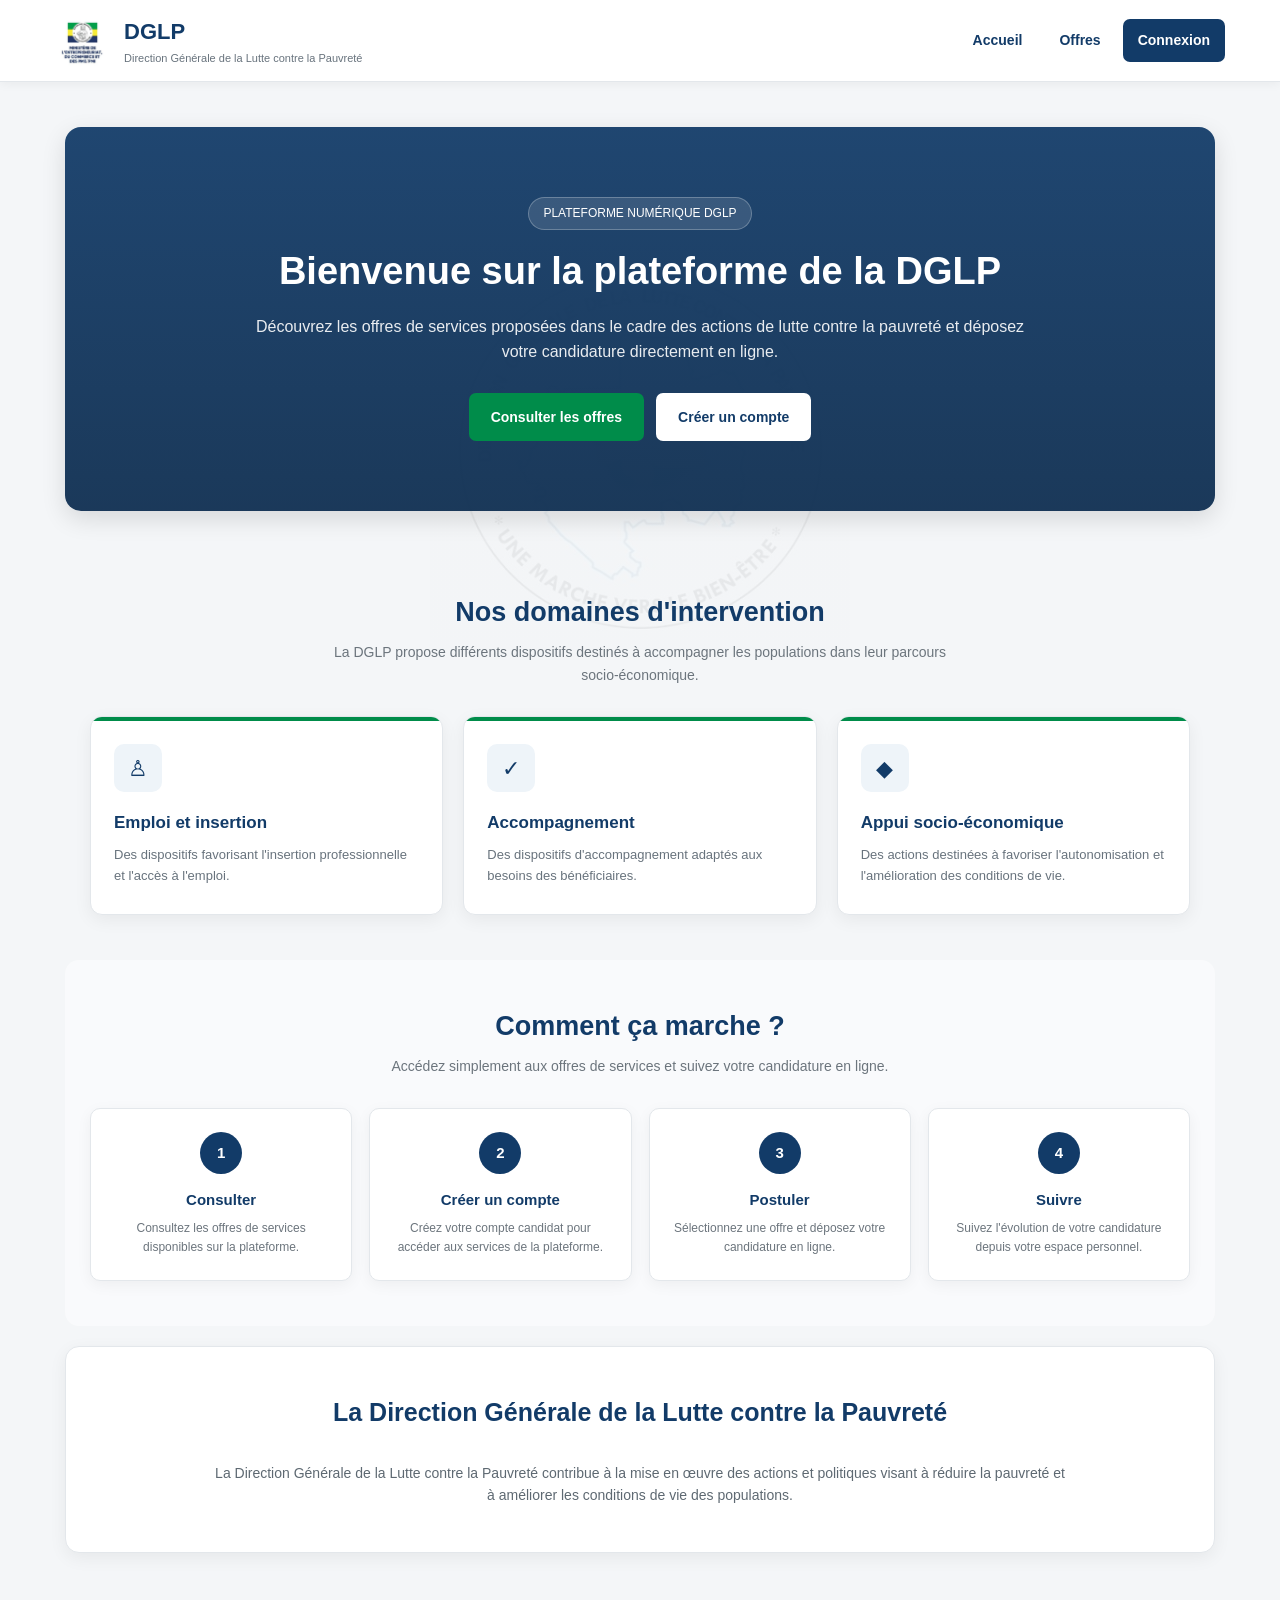
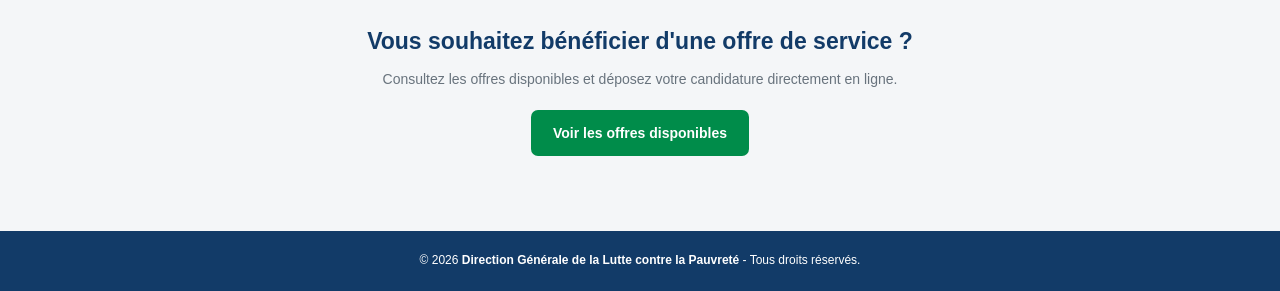
<file: DGLP/index.html>
<!DOCTYPE html>
<html lang="fr">

<head>

    <meta charset="UTF-8">

    <meta
        name="viewport"
        content="width=device-width, initial-scale=1.0"
    >

    <title>DGLP - Plateforme de services</title>

    <style>

        /* =====================================================
           RESET
        ===================================================== */

        * {
            box-sizing: border-box;
            margin: 0;
            padding: 0;
        }

        html {
            scroll-behavior: smooth;
        }

        body {
            font-family: Arial, Helvetica, sans-serif;

            background:
                linear-gradient(
                    rgba(244, 246, 248, 0.94),
                    rgba(244, 246, 248, 0.94)
                ),
                url("images/dglp.jpg")
                center center / 420px auto
                no-repeat fixed;

            background-color: #f4f6f8;

            color: #263238;

            line-height: 1.6;
        }

        a {
            text-decoration: none;
        }

        /* =====================================================
           HEADER
        ===================================================== */

        header {
            min-height: 82px;

            background: rgba(255, 255, 255, 0.97);

            border-bottom: 1px solid #e3e7eb;

            display: flex;

            align-items: center;

            justify-content: space-between;

            padding: 12px 55px;

            position: sticky;

            top: 0;

            z-index: 1000;

            box-shadow:
                0 2px 10px rgba(0, 0, 0, 0.05);
        }

        /* =====================================================
           LOGO
        ===================================================== */

        .logo-container {
            display: flex;

            align-items: center;

            gap: 14px;
        }

        .logo-image {
            width: 55px;
            height: 55px;

            object-fit: contain;
        }

        .logo-text h1 {
            color: #123b68;

            font-size: 22px;

            margin-bottom: 1px;
        }

        .logo-text p {
            color: #68737d;

            font-size: 11px;
        }

        /* =====================================================
           NAVIGATION
        ===================================================== */

        nav {
            display: flex;

            align-items: center;

            gap: 7px;
        }

        nav a {
            color: #123b68;

            font-size: 14px;

            font-weight: 600;

            padding: 10px 15px;

            border-radius: 7px;

            transition: 0.25s;
        }

        nav a:hover {
            background: #eef3f8;

            color: #008c4a;
        }

        nav a.connexion {
            background: #123b68;

            color: white;
        }

        nav a.connexion:hover {
            background: #0d2d50;

            color: white;
        }

        /* =====================================================
           HERO
        ===================================================== */

        .hero {
            max-width: 1150px;

            margin: 45px auto 35px;

            padding: 70px 45px;

            background:
                linear-gradient(
                    rgba(18, 59, 104, 0.94),
                    rgba(13, 45, 80, 0.94)
                );

            color: white;

            border-radius: 16px;

            text-align: center;

            box-shadow:
                0 8px 25px rgba(0, 0, 0, 0.12);
        }

        .hero-badge {
            display: inline-block;

            background: rgba(255, 255, 255, 0.12);

            border: 1px solid rgba(255, 255, 255, 0.25);

            padding: 6px 14px;

            border-radius: 20px;

            font-size: 12px;

            margin-bottom: 18px;
        }

        .hero h1 {
            font-size: 38px;

            line-height: 1.25;

            margin-bottom: 18px;
        }

        .hero p {
            max-width: 800px;

            margin: 0 auto 28px;

            font-size: 16px;

            color: rgba(255, 255, 255, 0.9);
        }

        .hero-buttons {
            display: flex;

            justify-content: center;

            align-items: center;

            gap: 12px;

            flex-wrap: wrap;
        }

        .hero-button {
            display: inline-block;

            padding: 13px 22px;

            border-radius: 7px;

            font-size: 14px;

            font-weight: bold;

            transition: 0.25s;
        }

        .hero-button.primary {
            background: #008c4a;

            color: white;
        }

        .hero-button.primary:hover {
            background: #00743e;

            transform: translateY(-2px);
        }

        .hero-button.secondary {
            background: white;

            color: #123b68;
        }

        .hero-button.secondary:hover {
            background: #f1f4f7;

            transform: translateY(-2px);
        }

        /* =====================================================
           SECTIONS GÉNÉRALES
        ===================================================== */

        main section:not(.hero) {
            max-width: 1150px;

            margin: 0 auto;

            padding: 45px 25px;
        }

        .section-header {
            text-align: center;

            margin-bottom: 30px;
        }

        .section-header h2 {
            color: #123b68;

            font-size: 27px;

            margin-bottom: 7px;
        }

        .section-header p {
            color: #6c757d;

            font-size: 14px;

            max-width: 700px;

            margin: auto;
        }

        /* =====================================================
           DOMAINES
        ===================================================== */

        .cartes {
            display: grid;

            grid-template-columns:
                repeat(3, 1fr);

            gap: 20px;
        }

        .carte {
            background: white;

            padding: 27px 23px;

            border-radius: 12px;

            border: 1px solid #e3e7eb;

            box-shadow:
                0 5px 18px rgba(0, 0, 0, 0.06);

            transition: 0.25s;

            position: relative;

            overflow: hidden;
        }

        .carte::before {
            content: "";

            position: absolute;

            top: 0;
            left: 0;

            width: 100%;
            height: 4px;

            background: #008c4a;
        }

        .carte:hover {
            transform: translateY(-5px);

            box-shadow:
                0 10px 25px rgba(0, 0, 0, 0.10);
        }

        .carte-icon {
            width: 48px;
            height: 48px;

            display: flex;

            align-items: center;

            justify-content: center;

            background: #eef4f9;

            color: #123b68;

            border-radius: 10px;

            font-size: 22px;

            margin-bottom: 17px;
        }

        .carte h3 {
            color: #123b68;

            font-size: 17px;

            margin-bottom: 9px;
        }

        .carte p {
            color: #68737d;

            font-size: 13px;
        }

        /* =====================================================
           FONCTIONNEMENT
        ===================================================== */

        .fonctionnement {
            background: rgba(255, 255, 255, 0.45);

            border-radius: 14px;
        }

        .etapes {
            display: grid;

            grid-template-columns:
                repeat(4, 1fr);

            gap: 17px;
        }

        .etape {
            background: white;

            border: 1px solid #e3e7eb;

            border-radius: 10px;

            padding: 23px 18px;

            text-align: center;

            box-shadow:
                0 4px 15px rgba(0, 0, 0, 0.05);
        }

        .numero {
            width: 42px;
            height: 42px;

            border-radius: 50%;

            margin: 0 auto 14px;

            background: #123b68;

            color: white;

            display: flex;

            align-items: center;

            justify-content: center;

            font-weight: bold;

            font-size: 15px;
        }

        .etape h3 {
            color: #123b68;

            font-size: 15px;

            margin-bottom: 7px;
        }

        .etape p {
            color: #6c757d;

            font-size: 12px;
        }

        /* =====================================================
           DIRECTION
        ===================================================== */

        .direction {
            text-align: center;

            margin-top: 20px !important;

            margin-bottom: 40px !important;

            background: white;

            border-radius: 14px;

            border: 1px solid #e3e7eb;

            box-shadow:
                0 5px 18px rgba(0, 0, 0, 0.06);
        }

        .direction h2 {
            color: #123b68;

            font-size: 25px;

            margin-bottom: 15px;
        }

        .direction p {
            max-width: 850px;

            margin: auto;

            color: #5e6972;

            font-size: 14px;
        }

        /* =====================================================
           APPEL À L'ACTION
        ===================================================== */

        .appel-action {
            text-align: center;

            padding: 30px !important;

            margin-bottom: 45px !important;
        }

        .appel-action h2 {
            color: #123b68;

            font-size: 23px;

            margin-bottom: 8px;
        }

        .appel-action p {
            color: #68737d;

            font-size: 14px;

            margin-bottom: 20px;
        }

        .btn-vert {
            display: inline-block;

            background: #008c4a;

            color: white;

            padding: 12px 22px;

            border-radius: 7px;

            font-size: 14px;

            font-weight: bold;

            transition: 0.25s;
        }

        .btn-vert:hover {
            background: #00743e;

            transform: translateY(-2px);
        }

        /* =====================================================
           FOOTER
        ===================================================== */

        footer {
            background: #123b68;

            color: white;

            text-align: center;

            padding: 20px;

            font-size: 12px;
        }

        footer strong {
            color: #ffffff;
        }

        /* =====================================================
           RESPONSIVE TABLETTE
        ===================================================== */

        @media (max-width: 900px) {

            header {
                padding: 12px 25px;
            }

            .hero {
                margin: 30px 20px;

                padding: 55px 30px;
            }

            .hero h1 {
                font-size: 31px;
            }

            .cartes {
                grid-template-columns:
                    repeat(2, 1fr);
            }

            .etapes {
                grid-template-columns:
                    repeat(2, 1fr);
            }

        }

        /* =====================================================
           RESPONSIVE MOBILE
        ===================================================== */

        @media (max-width: 600px) {

            header {
                flex-direction: column;

                gap: 12px;

                padding: 12px 15px;
            }

            .logo-container {
                justify-content: center;
            }

            .logo-image {
                width: 47px;
                height: 47px;
            }

            .logo-text h1 {
                font-size: 19px;
            }

            .logo-text p {
                font-size: 9px;
            }

            nav {
                justify-content: center;

                flex-wrap: wrap;
            }

            nav a {
                font-size: 12px;

                padding: 8px 10px;
            }

            .hero {
                margin: 20px 12px;

                padding: 40px 20px;

                border-radius: 12px;
            }

            .hero h1 {
                font-size: 27px;
            }

            .hero p {
                font-size: 14px;
            }

            main section:not(.hero) {
                padding: 35px 15px;
            }

            .section-header h2 {
                font-size: 23px;
            }

            .cartes {
                grid-template-columns: 1fr;
            }

            .etapes {
                grid-template-columns: 1fr;
            }

            .direction h2 {
                font-size: 21px;
            }

        }

    </style>

</head>


<body>


<!-- =====================================================
     HEADER
====================================================== -->

<header>

    <div class="logo-container">

        <img
            src="images/ministere.jpg"
            alt="Logo du Ministère"
            class="logo-image"
        >

        <div class="logo-text">

            <h1>
                DGLP
            </h1>

            <p>
                Direction Générale de la Lutte contre la Pauvreté
            </p>

        </div>

    </div>


    <nav>

        <a href="index.html">
            Accueil
        </a>

        <a href="page/offres.php">
            Offres
        </a>

        <a
            href="page/connexion.php"
            class="connexion"
        >
            Connexion
        </a>

    </nav>

</header>


<!-- =====================================================
     CONTENU PRINCIPAL
====================================================== -->

<main>


    <!-- =================================================
         HERO
    ================================================== -->

    <section class="hero">

        <span class="hero-badge">
            PLATEFORME NUMÉRIQUE DGLP
        </span>

        <h1>
            Bienvenue sur la plateforme de la DGLP
        </h1>

        <p>
            Découvrez les offres de services proposées dans le cadre
            des actions de lutte contre la pauvreté et déposez
            votre candidature directement en ligne.
        </p>


        <div class="hero-buttons">

            <a
                href="page/offres.php"
                class="hero-button primary"
            >
                Consulter les offres
            </a>

            <a
                href="page/inscription.php"
                class="hero-button secondary"
            >
                Créer un compte
            </a>

        </div>

    </section>


    <!-- =================================================
         DOMAINES
    ================================================== -->

    <section class="domaines">

        <div class="section-header">

            <h2>
                Nos domaines d'intervention
            </h2>

            <p>
                La DGLP propose différents dispositifs destinés
                à accompagner les populations dans leur parcours
                socio-économique.
            </p>

        </div>


        <div class="cartes">


            <article class="carte">

                <div class="carte-icon">
                    ♙
                </div>

                <h3>
                    Emploi et insertion
                </h3>

                <p>
                    Des dispositifs favorisant l'insertion
                    professionnelle et l'accès à l'emploi.
                </p>

            </article>


            <article class="carte">

                <div class="carte-icon">
                    ✓
                </div>

                <h3>
                    Accompagnement
                </h3>

                <p>
                    Des dispositifs d'accompagnement adaptés
                    aux besoins des bénéficiaires.
                </p>

            </article>


            <article class="carte">

                <div class="carte-icon">
                    ◆
                </div>

                <h3>
                    Appui socio-économique
                </h3>

                <p>
                    Des actions destinées à favoriser
                    l'autonomisation et l'amélioration
                    des conditions de vie.
                </p>

            </article>


        </div>

    </section>


    <!-- =================================================
         FONCTIONNEMENT
    ================================================== -->

    <section class="fonctionnement">

        <div class="section-header">

            <h2>
                Comment ça marche ?
            </h2>

            <p>
                Accédez simplement aux offres de services
                et suivez votre candidature en ligne.
            </p>

        </div>


        <div class="etapes">


            <article class="etape">

                <div class="numero">
                    1
                </div>

                <h3>
                    Consulter
                </h3>

                <p>
                    Consultez les offres de services
                    disponibles sur la plateforme.
                </p>

            </article>


            <article class="etape">

                <div class="numero">
                    2
                </div>

                <h3>
                    Créer un compte
                </h3>

                <p>
                    Créez votre compte candidat pour
                    accéder aux services de la plateforme.
                </p>

            </article>


            <article class="etape">

                <div class="numero">
                    3
                </div>

                <h3>
                    Postuler
                </h3>

                <p>
                    Sélectionnez une offre et déposez
                    votre candidature en ligne.
                </p>

            </article>


            <article class="etape">

                <div class="numero">
                    4
                </div>

                <h3>
                    Suivre
                </h3>

                <p>
                    Suivez l'évolution de votre candidature
                    depuis votre espace personnel.
                </p>

            </article>


        </div>

    </section>


    <!-- =================================================
         DIRECTION
    ================================================== -->

    <section class="direction">

        <div class="section-header">

            <h2>
                La Direction Générale de la Lutte contre la Pauvreté
            </h2>

        </div>

        <p>
            La Direction Générale de la Lutte contre la Pauvreté
            contribue à la mise en œuvre des actions et politiques
            visant à réduire la pauvreté et à améliorer les conditions
            de vie des populations.
        </p>

    </section>


    <!-- =================================================
         APPEL À L'ACTION
    ================================================== -->

    <section class="appel-action">

        <h2>
            Vous souhaitez bénéficier d'une offre de service ?
        </h2>

        <p>
            Consultez les offres disponibles et déposez
            votre candidature directement en ligne.
        </p>

        <a
            href="page/offres.php"
            class="btn-vert"
        >
            Voir les offres disponibles
        </a>

    </section>


</main>


<!-- =====================================================
     FOOTER
====================================================== -->

<footer>

    <p>
        © 2026
        <strong>
            Direction Générale de la Lutte contre la Pauvreté
        </strong>
        - Tous droits réservés.
    </p>

</footer>


</body>

</html>
</file>
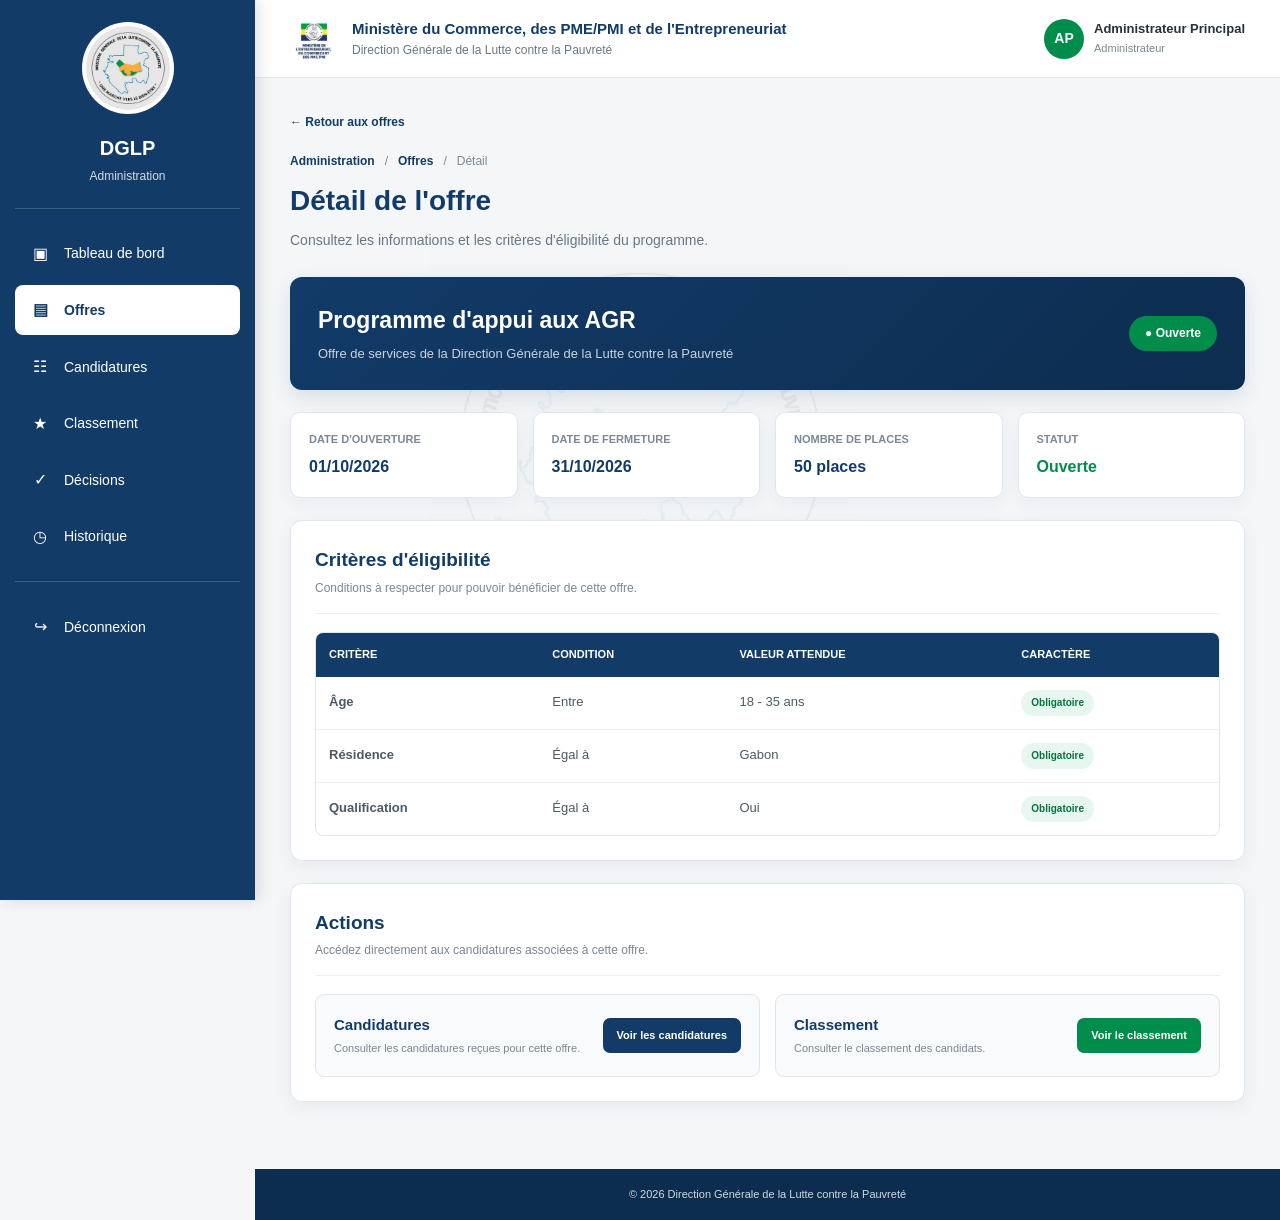
<file: DGLP/Admin/detail-offre.html>
<!DOCTYPE html>
<html lang="fr">

<head>

    <meta charset="UTF-8">

    <meta
        name="viewport"
        content="width=device-width, initial-scale=1.0"
    >

    <title>
        Détail de l'offre - DGLP
    </title>

    <style>

        /* =====================================================
           RESET
        ===================================================== */

        * {
            box-sizing: border-box;
            margin: 0;
            padding: 0;
        }

        body {
            font-family: Arial, sans-serif;

            background:
                linear-gradient(
                    rgba(244, 246, 248, 0.94),
                    rgba(244, 246, 248, 0.94)
                ),
                url("../images/dglp.jpg")
                center center / 420px auto
                no-repeat fixed;

            background-color: #f4f6f8;

            color: #263238;

            line-height: 1.6;
        }

        a {
            color: inherit;
            text-decoration: none;
        }


        /* =====================================================
           SIDEBAR
        ===================================================== */

        .sidebar {
            position: fixed;

            top: 0;
            left: 0;

            width: 255px;
            height: 100vh;

            background: #123b68;

            color: white;

            padding: 22px 15px;

            box-shadow:
                4px 0 15px
                rgba(0, 0, 0, 0.12);

            z-index: 1000;

            overflow-y: auto;
        }


        .sidebar-logo {
            text-align: center;

            padding-bottom: 22px;

            margin-bottom: 20px;

            border-bottom:
                1px solid
                rgba(255,255,255,0.18);
        }


        .sidebar-logo img {
            width: 92px;
            height: 92px;

            object-fit: cover;

            border-radius: 50%;

            background: white;

            padding: 4px;

            margin-bottom: 10px;
        }


        .sidebar-logo h2 {
            font-size: 20px;

            margin-bottom: 3px;
        }


        .sidebar-logo span {
            display: block;

            font-size: 12px;

            opacity: 0.82;
        }


        .sidebar-menu {
            list-style: none;
        }


        .sidebar-menu li {
            margin-bottom: 7px;
        }


        .sidebar-menu a {
            display: flex;

            align-items: center;

            gap: 12px;

            padding: 12px 13px;

            border-radius: 8px;

            font-size: 14px;

            transition: 0.2s ease;
        }


        .sidebar-menu a:hover {
            background:
                rgba(255,255,255,0.12);
        }


        .sidebar-menu a.active {
            background: white;

            color: #123b68;

            font-weight: bold;
        }


        .menu-icon {
            width: 24px;

            text-align: center;

            font-size: 16px;
        }


        .logout-link {
            margin-top: 20px;

            padding-top: 20px;

            border-top:
                1px solid
                rgba(255,255,255,0.18);
        }


        /* =====================================================
           CONTENU PRINCIPAL
        ===================================================== */

        .main {
            margin-left: 255px;

            min-height: 100vh;
        }


        /* =====================================================
           HEADER
        ===================================================== */

        .top-header {
            height: 78px;

            background: white;

            border-bottom:
                1px solid #e1e6eb;

            display: flex;

            align-items: center;

            justify-content: space-between;

            padding: 0 35px;

            position: sticky;

            top: 0;

            z-index: 900;
        }


        .ministere {
            display: flex;

            align-items: center;

            gap: 14px;
        }


        .ministere img {
            width: 48px;
            height: 48px;

            object-fit: contain;
        }


        .ministere-text strong {
            display: block;

            color: #123b68;

            font-size: 15px;
        }


        .ministere-text span {
            display: block;

            color: #6b7785;

            font-size: 12px;
        }


        .admin-user {
            display: flex;

            align-items: center;

            gap: 10px;
        }


        .admin-avatar {
            width: 40px;
            height: 40px;

            border-radius: 50%;

            background: #008c4a;

            color: white;

            display: flex;

            align-items: center;
            justify-content: center;

            font-weight: bold;

            font-size: 14px;
        }


        .admin-user strong {
            display: block;

            color: #263238;

            font-size: 13px;
        }


        .admin-user span {
            display: block;

            color: #7a8793;

            font-size: 11px;
        }


        /* =====================================================
           CONTENU
        ===================================================== */

        .content {
            padding: 30px 35px 45px;

            max-width: 1400px;
        }


        .breadcrumb {
            color: #7c8995;

            font-size: 12px;

            margin-bottom: 8px;
        }


        .breadcrumb a {
            color: #123b68;

            font-weight: bold;
        }


        .page-title {
            margin-bottom: 25px;
        }


        .page-title h1 {
            color: #123b68;

            font-size: 28px;

            margin-bottom: 5px;
        }


        .page-title p {
            color: #697784;

            font-size: 14px;
        }


        /* =====================================================
           EN-TÊTE OFFRE
        ===================================================== */

        .offer-header {
            background:
                linear-gradient(
                    135deg,
                    #123b68,
                    #0d2d50
                );

            color: white;

            border-radius: 12px;

            padding: 25px 28px;

            margin-bottom: 22px;

            display: flex;

            justify-content: space-between;

            align-items: center;

            gap: 20px;

            box-shadow:
                0 7px 20px
                rgba(18,59,104,0.12);
        }


        .offer-header h2 {
            font-size: 23px;

            margin-bottom: 6px;
        }


        .offer-header p {
            color:
                rgba(255,255,255,0.78);

            font-size: 13px;
        }


        .status-open {
            background: #008c4a;

            color: white;

            padding: 8px 16px;

            border-radius: 20px;

            font-size: 12px;

            font-weight: bold;

            white-space: nowrap;
        }


        /* =====================================================
           GRILLE INFORMATIONS
        ===================================================== */

        .info-grid {
            display: grid;

            grid-template-columns:
                repeat(4, 1fr);

            gap: 15px;

            margin-bottom: 22px;
        }


        .info-card {
            background: white;

            border:
                1px solid #e2e7ec;

            border-radius: 10px;

            padding: 18px;

            box-shadow:
                0 5px 18px
                rgba(18,59,104,0.05);
        }


        .info-label {
            color: #7b8994;

            font-size: 11px;

            text-transform: uppercase;

            font-weight: bold;

            margin-bottom: 5px;
        }


        .info-value {
            color: #123b68;

            font-size: 16px;

            font-weight: bold;
        }


        /* =====================================================
           CARTES
        ===================================================== */

        .card {
            background: white;

            border:
                1px solid #e2e7ec;

            border-radius: 12px;

            padding: 24px;

            margin-bottom: 22px;

            box-shadow:
                0 5px 18px
                rgba(18,59,104,0.06);
        }


        .card-header {
            padding-bottom: 15px;

            margin-bottom: 18px;

            border-bottom:
                1px solid #edf0f3;
        }


        .card-header h2 {
            color: #123b68;

            font-size: 19px;

            margin-bottom: 3px;
        }


        .card-header p {
            color: #7b8792;

            font-size: 12px;
        }


        /* =====================================================
           TABLEAU CRITÈRES
        ===================================================== */

        .table-wrapper {
            width: 100%;

            overflow-x: auto;

            border:
                1px solid #e2e7ec;

            border-radius: 8px;
        }


        table {
            width: 100%;

            border-collapse: collapse;

            min-width: 700px;
        }


        thead {
            background: #123b68;

            color: white;
        }


        th {
            padding: 13px;

            text-align: left;

            font-size: 11px;

            text-transform: uppercase;

            white-space: nowrap;
        }


        td {
            padding: 13px;

            border-bottom:
                1px solid #edf0f3;

            font-size: 13px;

            color: #4d5a64;
        }


        tbody tr:hover {
            background: #f8fafc;
        }


        tbody tr:last-child td {
            border-bottom: none;
        }


        .obligatoire {
            display: inline-block;

            background: #e7f7ef;

            color: #08733d;

            padding: 5px 10px;

            border-radius: 20px;

            font-size: 10px;

            font-weight: bold;
        }


        /* =====================================================
           ACTIONS
        ===================================================== */

        .actions {
            display: grid;

            grid-template-columns:
                repeat(2, 1fr);

            gap: 15px;
        }


        .action-card {
            display: flex;

            align-items: center;

            justify-content: space-between;

            gap: 15px;

            padding: 18px;

            border:
                1px solid #e1e6eb;

            border-radius: 9px;

            background: #f8fafc;
        }


        .action-card h3 {
            color: #123b68;

            font-size: 15px;

            margin-bottom: 3px;
        }


        .action-card p {
            color: #7a8792;

            font-size: 11px;
        }


        .action-btn {
            display: inline-block;

            background: #123b68;

            color: white;

            padding: 9px 14px;

            border-radius: 7px;

            font-size: 11px;

            font-weight: bold;

            white-space: nowrap;

            transition: 0.2s;
        }


        .action-btn:hover {
            background: #0d2d50;

            transform: translateY(-1px);
        }


        .action-btn.green {
            background: #008c4a;
        }


        .action-btn.green:hover {
            background: #006d3a;
        }


        /* =====================================================
           RETOUR
        ===================================================== */

        .back-link {
            display: inline-flex;

            align-items: center;

            gap: 7px;

            color: #123b68;

            font-size: 12px;

            font-weight: bold;

            margin-bottom: 20px;
        }


        .back-link:hover {
            color: #008c4a;
        }


        /* =====================================================
           FOOTER
        ===================================================== */

        .footer {
            margin-left: 255px;

            background: #0d2d50;

            color:
                rgba(255,255,255,0.82);

            text-align: center;

            padding: 17px;

            font-size: 11px;
        }


        /* =====================================================
           RESPONSIVE
        ===================================================== */

        @media (max-width: 1150px) {

            .sidebar {
                width: 75px;

                padding: 15px 8px;
            }


            .sidebar-logo h2,
            .sidebar-logo span,
            .sidebar-menu span:not(.menu-icon) {
                display: none;
            }


            .sidebar-logo img {
                width: 48px;
                height: 48px;
            }


            .sidebar-menu a {
                justify-content: center;

                padding: 13px 5px;
            }


            .menu-icon {
                width: auto;
            }


            .main {
                margin-left: 75px;
            }


            .footer {
                margin-left: 75px;
            }


            .info-grid {
                grid-template-columns:
                    repeat(2, 1fr);
            }

        }


        @media (max-width: 760px) {

            .top-header {
                height: auto;

                min-height: 75px;

                padding: 12px 18px;
            }


            .ministere-text {
                display: none;
            }


            .content {
                padding:
                    22px 15px 35px;
            }


            .page-title h1 {
                font-size: 23px;
            }


            .offer-header {
                flex-direction: column;

                align-items: flex-start;
            }


            .info-grid {
                grid-template-columns: 1fr;
            }


            .actions {
                grid-template-columns: 1fr;
            }


            .card {
                padding: 17px;
            }

        }


        @media (max-width: 480px) {

            .admin-user > div:last-child {
                display: none;
            }


            .top-header {
                padding:
                    11px 13px;
            }


            .offer-header {
                padding: 20px;
            }


            .offer-header h2 {
                font-size: 20px;
            }

        }

    </style>

</head>


<body>


<!-- =====================================================
     SIDEBAR
     ===================================================== -->

<aside class="sidebar">

    <div class="sidebar-logo">

        <img
            src="../images/dglp.jpg"
            alt="Logo DGLP"
        >

        <h2>
            DGLP
        </h2>

        <span>
            Administration
        </span>

    </div>


    <ul class="sidebar-menu">

        <li>

            <a href="dashboard.php">

                <span class="menu-icon">
                    ▣
                </span>

                <span>
                    Tableau de bord
                </span>

            </a>

        </li>


        <li>

            <a
                href="offres.php"
                class="active"
            >

                <span class="menu-icon">
                    ▤
                </span>

                <span>
                    Offres
                </span>

            </a>

        </li>


        <li>

            <a href="candidatures.php">

                <span class="menu-icon">
                    ☷
                </span>

                <span>
                    Candidatures
                </span>

            </a>

        </li>


        <li>

            <a href="classement.php">

                <span class="menu-icon">
                    ★
                </span>

                <span>
                    Classement
                </span>

            </a>

        </li>


        <li>

            <a href="decision.php">

                <span class="menu-icon">
                    ✓
                </span>

                <span>
                    Décisions
                </span>

            </a>

        </li>


        <li>

            <a href="historique.php">

                <span class="menu-icon">
                    ◷
                </span>

                <span>
                    Historique
                </span>

            </a>

        </li>


        <li class="logout-link">

            <a href="deconnexion.php">

                <span class="menu-icon">
                    ↪
                </span>

                <span>
                    Déconnexion
                </span>

            </a>

        </li>

    </ul>

</aside>


<!-- =====================================================
     CONTENU PRINCIPAL
     ===================================================== -->

<div class="main">


    <!-- =================================================
         HEADER
         ================================================= -->

    <header class="top-header">

        <div class="ministere">

            <img
                src="../images/ministere.jpg"
                alt="Logo du ministère"
            >

            <div class="ministere-text">

                <strong>
                    Ministère du Commerce,
                    des PME/PMI et de l'Entrepreneuriat
                </strong>

                <span>
                    Direction Générale de la Lutte contre la Pauvreté
                </span>

            </div>

        </div>


        <div class="admin-user">

            <div class="admin-avatar">
                AP
            </div>

            <div>

                <strong>
                    Administrateur Principal
                </strong>

                <span>
                    Administrateur
                </span>

            </div>

        </div>

    </header>


    <!-- =================================================
         CONTENU
         ================================================= -->

    <main class="content">


        <a
            href="offres.php"
            class="back-link"
        >

            ← Retour aux offres

        </a>


        <div class="page-title">

            <div class="breadcrumb">

                <a href="dashboard.php">
                    Administration
                </a>

                &nbsp; / &nbsp;

                <a href="offres.php">
                    Offres
                </a>

                &nbsp; / &nbsp;

                Détail

            </div>

            <h1>
                Détail de l'offre
            </h1>

            <p>
                Consultez les informations et les critères
                d'éligibilité du programme.
            </p>

        </div>


        <!-- =================================================
             EN-TÊTE DE L'OFFRE
             ================================================= -->

        <section class="offer-header">

            <div>

                <h2>
                    Programme d'appui aux AGR
                </h2>

                <p>
                    Offre de services de la Direction Générale
                    de la Lutte contre la Pauvreté
                </p>

            </div>


            <span class="status-open">
                ● Ouverte
            </span>

        </section>


        <!-- =================================================
             INFORMATIONS PRINCIPALES
             ================================================= -->

        <section class="info-grid">


            <div class="info-card">

                <div class="info-label">
                    Date d'ouverture
                </div>

                <div class="info-value">
                    01/10/2026
                </div>

            </div>


            <div class="info-card">

                <div class="info-label">
                    Date de fermeture
                </div>

                <div class="info-value">
                    31/10/2026
                </div>

            </div>


            <div class="info-card">

                <div class="info-label">
                    Nombre de places
                </div>

                <div class="info-value">
                    50 places
                </div>

            </div>


            <div class="info-card">

                <div class="info-label">
                    Statut
                </div>

                <div
                    class="info-value"
                    style="color:#008c4a;"
                >
                    Ouverte
                </div>

            </div>

        </section>


        <!-- =================================================
             CRITÈRES
             ================================================= -->

        <section class="card">

            <div class="card-header">

                <h2>
                    Critères d'éligibilité
                </h2>

                <p>
                    Conditions à respecter pour pouvoir
                    bénéficier de cette offre.
                </p>

            </div>


            <div class="table-wrapper">

                <table>

                    <thead>

                        <tr>

                            <th>
                                Critère
                            </th>

                            <th>
                                Condition
                            </th>

                            <th>
                                Valeur attendue
                            </th>

                            <th>
                                Caractère
                            </th>

                        </tr>

                    </thead>


                    <tbody>

                        <tr>

                            <td>
                                <strong>
                                    Âge
                                </strong>
                            </td>

                            <td>
                                Entre
                            </td>

                            <td>
                                18 - 35 ans
                            </td>

                            <td>

                                <span class="obligatoire">
                                    Obligatoire
                                </span>

                            </td>

                        </tr>


                        <tr>

                            <td>
                                <strong>
                                    Résidence
                                </strong>
                            </td>

                            <td>
                                Égal à
                            </td>

                            <td>
                                Gabon
                            </td>

                            <td>

                                <span class="obligatoire">
                                    Obligatoire
                                </span>

                            </td>

                        </tr>


                        <tr>

                            <td>
                                <strong>
                                    Qualification
                                </strong>
                            </td>

                            <td>
                                Égal à
                            </td>

                            <td>
                                Oui
                            </td>

                            <td>

                                <span class="obligatoire">
                                    Obligatoire
                                </span>

                            </td>

                        </tr>

                    </tbody>

                </table>

            </div>

        </section>


        <!-- =================================================
             ACTIONS
             ================================================= -->

        <section class="card">

            <div class="card-header">

                <h2>
                    Actions
                </h2>

                <p>
                    Accédez directement aux candidatures
                    associées à cette offre.
                </p>

            </div>


            <div class="actions">


                <div class="action-card">

                    <div>

                        <h3>
                            Candidatures
                        </h3>

                        <p>
                            Consulter les candidatures
                            reçues pour cette offre.
                        </p>

                    </div>


                    <a
                        href="candidatures.php"
                        class="action-btn"
                    >

                        Voir les candidatures

                    </a>

                </div>


                <div class="action-card">

                    <div>

                        <h3>
                            Classement
                        </h3>

                        <p>
                            Consulter le classement
                            des candidats.
                        </p>

                    </div>


                    <a
                        href="classement.php"
                        class="action-btn green"
                    >

                        Voir le classement

                    </a>

                </div>


            </div>

        </section>


    </main>

</div>


<!-- =====================================================
     FOOTER
     ===================================================== -->

<footer class="footer">

    © 2026 Direction Générale de la Lutte contre la Pauvreté

</footer>


</body>

</html>
</file>
